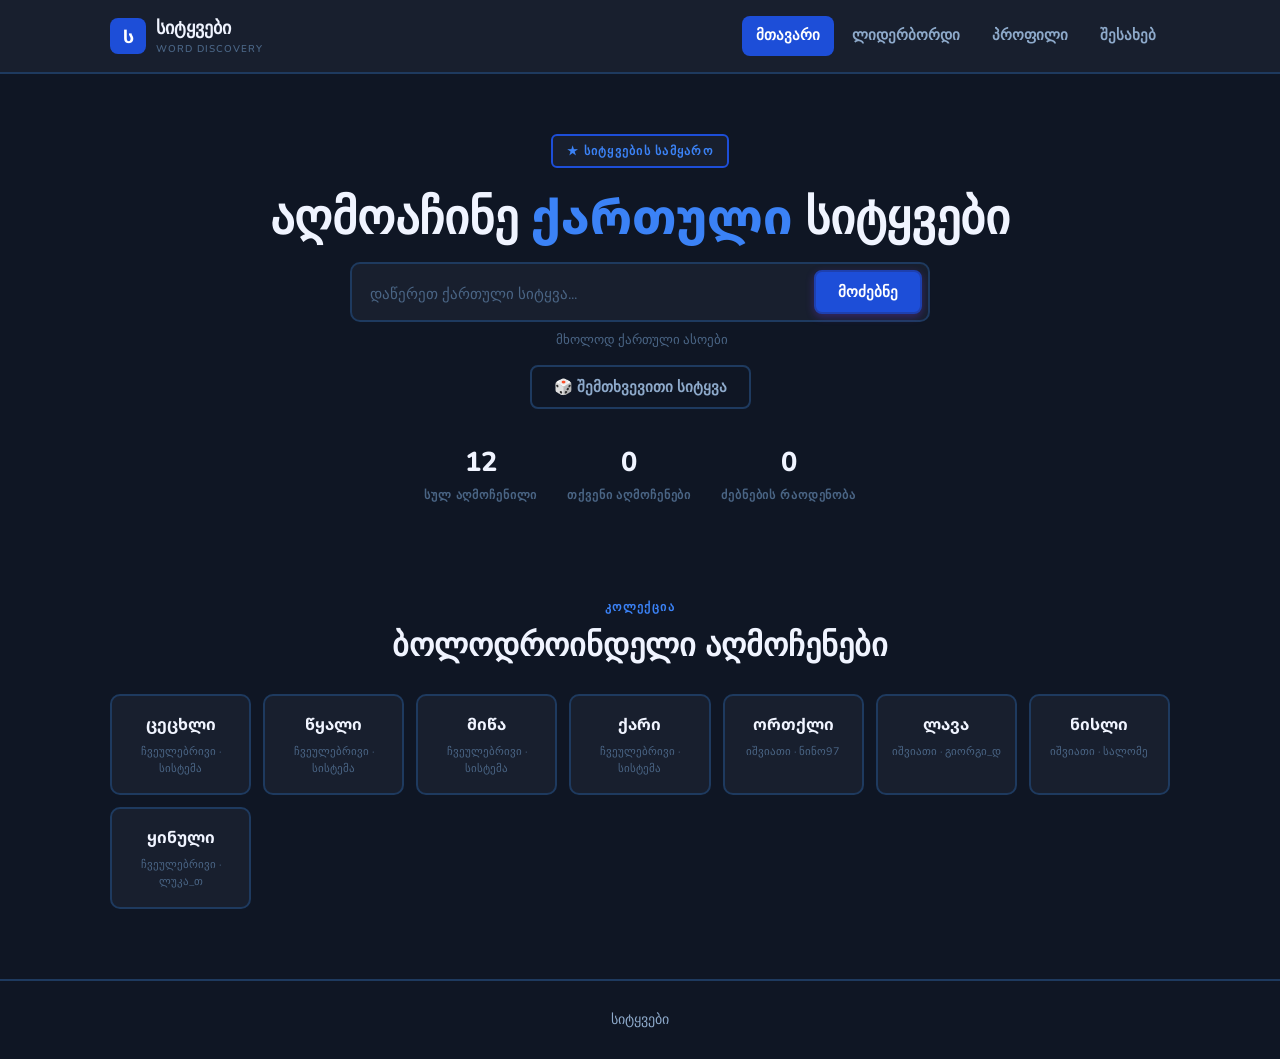
<file: index.html>
<!DOCTYPE html>
<html lang="ka" data-theme="dark">
<head>
<meta charset="UTF-8">
<meta name="viewport" content="width=device-width, initial-scale=1.0">
<title>სიტყვები — ქართული სიტყვების აღმოჩენა</title>
<meta name="description" content="აღმოაჩინე ქართული სიტყვები, შეაგროვე კოლექცია და დაიკავე ადგილი ლიდერბორდზე.">
<link rel="preconnect" href="https://fonts.bunny.net">
<link href="https://fonts.bunny.net/css?family=nunito:400,600,700,800&display=swap" rel="stylesheet">
<link href="https://fonts.googleapis.com/css2?family=Noto+Sans+Georgian:wght@400;600;700&display=swap" rel="stylesheet">
<link rel="stylesheet" href="css/style.css">
<link rel="stylesheet" href="css/responsive.css">
</head>
<body>

<div id="route-progress"></div>

<header class="navbar">
  <div class="navbar-inner">
    <a href="index.html" class="brand">
      <span class="brand-mark ka">ს</span>
      <span>
        სიტყვები
        <span class="brand-sub">word discovery</span>
      </span>
    </a>

    <nav class="nav-links">
      <a href="index.html">მთავარი</a>
      <a href="leaderboard.html">ლიდერბორდი</a>
      <a href="profile.html">პროფილი</a>
      <a href="about.html">შესახებ</a>
    </nav>

    <button class="burger" aria-label="მენიუს გახსნა">
      <span></span><span></span><span></span>
    </button>
  </div>
</header>

<div class="overlay"></div>
<nav class="side-panel">
  <a href="index.html">მთავარი</a>
  <a href="leaderboard.html">ლიდერბორდი</a>
  <a href="profile.html">პროფილი</a>
  <a href="about.html">შესახებ</a>
</nav>

<main>
  <section class="hero container">
    <span class="hero-eyebrow">★ სიტყვების სამყარო</span>
    <h1>აღმოაჩინე <span class="accent-text ka">ქართული</span> სიტყვები</h1>


    <div class="search-shell">
      <form id="search-form">
        <div class="search-box" id="search-box">
          <input
            type="text"
            id="word-input"
            class="ka"
            placeholder="დაწერეთ ქართული სიტყვა..."
            autocomplete="off"
            maxlength="40"
            aria-label="ქართული სიტყვის ძებნა">
          <button type="submit" class="btn btn-primary">მოძებნე</button>
        </div>
      </form>

      <div class="search-hint" id="search-hint">მხოლოდ ქართული ასოები</div>

      <div style="margin-top: 14px;">
        <button id="random-word-btn" class="btn btn-ghost" type="button">🎲 შემთხვევითი სიტყვა</button>
      </div>
    </div>

    <div class="stat-row">
      <div class="stat">
        <div class="num" id="stat-total" data-val="0">0</div>
        <div class="lbl">სულ აღმოჩენილი</div>
      </div>
      <div class="stat">
        <div class="num" id="stat-user" data-val="0">0</div>
        <div class="lbl">თქვენი აღმოჩენები</div>
      </div>
      <div class="stat">
        <div class="num" id="stat-searches" data-val="0">0</div>
        <div class="lbl">ძებნების რაოდენობა</div>
      </div>
    </div>
  </section>

  <section class="container" style="margin-top: 50px; margin-bottom: 70px;">
    <div class="section-head">
      <span class="tag">კოლექცია</span>
      <h2>ბოლოდროინდელი აღმოჩენები</h2>
    </div>

    <div id="recent-loading" class="spinner" style="display: none;"></div>
    <div class="crystal-field" id="recent-list"></div>
  </section>
</main>

<footer class="site-footer">
  <div class="container">
    <p style="margin: 0;">სიტყვები</p>
  </div>
</footer>

<script src="js/common.js"></script>
<script src="js/main.js"></script>
</body>
</html>
</file>
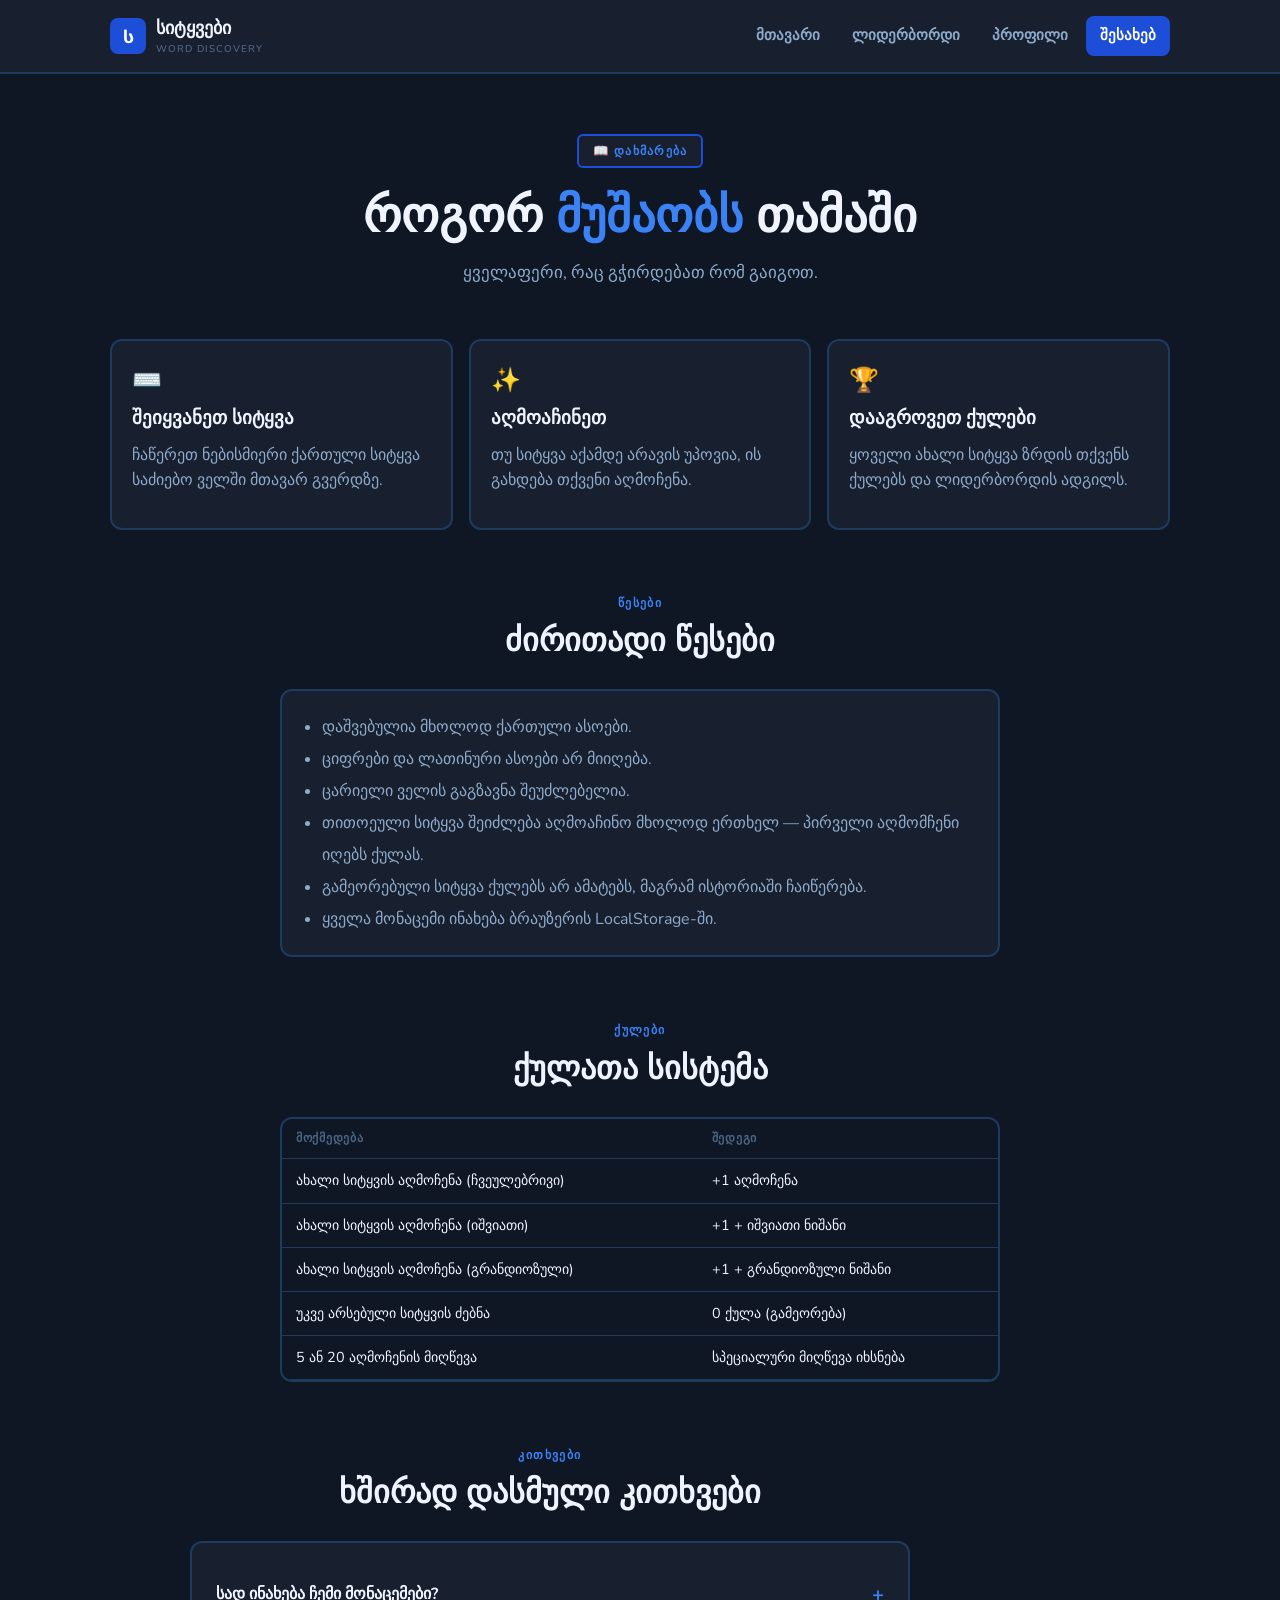
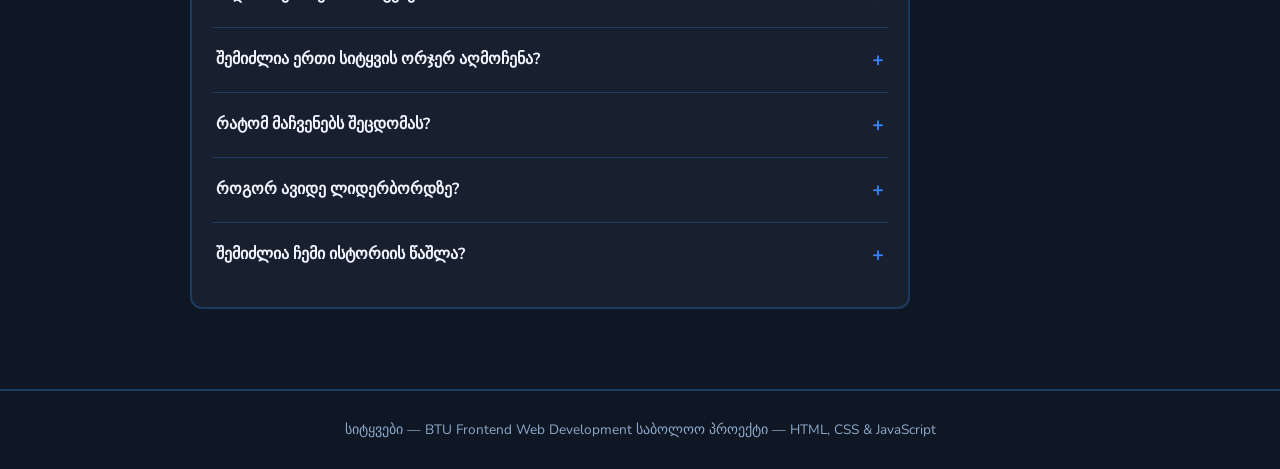
<file: about.html>
<!DOCTYPE html>
<html lang="ka" data-theme="dark">
<head>
<meta charset="UTF-8">
<meta name="viewport" content="width=device-width, initial-scale=1.0">
<title>შესახებ — სიტყვები</title>
<meta name="description" content="გაიგეთ, როგორ მუშაობს თამაში, წესები, ქულები და ხშირი კითხვები.">
<link rel="preconnect" href="https://fonts.bunny.net">
<link href="https://fonts.bunny.net/css?family=nunito:400,600,700,800&display=swap" rel="stylesheet">
<link href="https://fonts.googleapis.com/css2?family=Noto+Sans+Georgian:wght@400;600;700&display=swap" rel="stylesheet">
<link rel="stylesheet" href="css/style.css">
<link rel="stylesheet" href="css/responsive.css">
</head>
<body>

<div id="route-progress"></div>

<header class="navbar">
  <div class="navbar-inner">
    <a href="index.html" class="brand">
      <span class="brand-mark ka">ს</span>
      <span>
        სიტყვები
        <span class="brand-sub">word discovery</span>
      </span>
    </a>

    <nav class="nav-links">
      <a href="index.html">მთავარი</a>
      <a href="leaderboard.html">ლიდერბორდი</a>
      <a href="profile.html">პროფილი</a>
      <a href="about.html">შესახებ</a>
    </nav>

    <button class="burger" aria-label="მენიუს გახსნა">
      <span></span><span></span><span></span>
    </button>
  </div>
</header>

<div class="overlay"></div>
<nav class="side-panel">
  <a href="index.html">მთავარი</a>
  <a href="leaderboard.html">ლიდერბორდი</a>
  <a href="profile.html">პროფილი</a>
  <a href="about.html">შესახებ</a>
</nav>

<main>
  <section class="hero container" style="padding-bottom: 10px;">
    <span class="hero-eyebrow">📖 დახმარება</span>
    <h1>როგორ <span class="accent-text">მუშაობს</span> თამაში</h1>
    <p class="lead">ყველაფერი, რაც გჭირდებათ რომ გაიგოთ.</p>
  </section>

  
  <section class="container" style="margin-top: 10px;">
    <div class="rule-grid">
      <div class="card">
        <div class="icon">⌨️</div>
        <h3>შეიყვანეთ სიტყვა</h3>
        <p>ჩაწერეთ ნებისმიერი ქართული სიტყვა საძიებო ველში მთავარ გვერდზე.</p>
      </div>
      <div class="card">
        <div class="icon">✨</div>
        <h3>აღმოაჩინეთ</h3>
        <p>თუ სიტყვა აქამდე არავის უპოვია, ის გახდება თქვენი აღმოჩენა.</p>
      </div>
      <div class="card">
        <div class="icon">🏆</div>
        <h3>დააგროვეთ ქულები</h3>
        <p>ყოველი ახალი სიტყვა ზრდის თქვენს ქულებს და ლიდერბორდის ადგილს.</p>
      </div>
    </div>
  </section>

  
  <section class="container" style="margin-top: 60px;">
    <div class="section-head">
      <span class="tag">წესები</span>
      <h2>ძირითადი წესები</h2>
    </div>
    <div class="card" style="max-width: 720px; margin: 0 auto;">
      <ul style="margin: 0; padding-left: 20px; color: var(--text-dim); line-height: 2;">
        <li>დაშვებულია მხოლოდ ქართული ასოები.</li>
        <li>ციფრები და ლათინური ასოები არ მიიღება.</li>
        <li>ცარიელი ველის გაგზავნა შეუძლებელია.</li>
        <li>თითოეული სიტყვა შეიძლება აღმოაჩინო მხოლოდ ერთხელ — პირველი აღმომჩენი იღებს ქულას.</li>
        <li>გამეორებული სიტყვა ქულებს არ ამატებს, მაგრამ ისტორიაში ჩაიწერება.</li>
        <li>ყველა მონაცემი ინახება ბრაუზერის LocalStorage-ში.</li>
      </ul>
    </div>
  </section>

  
  <section class="container" style="margin-top: 60px;">
    <div class="section-head">
      <span class="tag">ქულები</span>
      <h2>ქულათა სისტემა</h2>
    </div>
    <div class="table-wrap" style="max-width: 720px; margin: 0 auto;">
      <table class="score-table">
        <thead>
          <tr><th>მოქმედება</th><th>შედეგი</th></tr>
        </thead>
        <tbody>
          <tr><td>ახალი სიტყვის აღმოჩენა (ჩვეულებრივი)</td><td>+1 აღმოჩენა</td></tr>
          <tr><td>ახალი სიტყვის აღმოჩენა (იშვიათი)</td><td>+1 + იშვიათი ნიშანი</td></tr>
          <tr><td>ახალი სიტყვის აღმოჩენა (გრანდიოზული)</td><td>+1 + გრანდიოზული ნიშანი</td></tr>
          <tr><td>უკვე არსებული სიტყვის ძებნა</td><td>0 ქულა (გამეორება)</td></tr>
          <tr><td>5 ან 20 აღმოჩენის მიღწევა</td><td>სპეციალური მიღწევა იხსნება</td></tr>
        </tbody>
      </table>
    </div>
  </section>

 
  <section class="container" style="margin: 60px 0 80px;">
    <div class="section-head">
      <span class="tag">კითხვები</span>
      <h2>ხშირად დასმული კითხვები</h2>
    </div>
    <div class="card" style="max-width: 720px; margin: 0 auto;" id="faq-list">

      <div class="faq-item">
        <div class="faq-q">
          <span>სად ინახება ჩემი მონაცემები?</span>
          <span class="plus">+</span>
        </div>
        <div class="faq-a">
          <p>ყველა მონაცემი — სტატისტიკა, ისტორია, თემა და მიღწევები — ინახება თქვენი ბრაუზერის LocalStorage-ში და ავტომატურად აღდგება გვერდის განახლების შემდეგ.</p>
        </div>
      </div>

      <div class="faq-item">
        <div class="faq-q">
          <span>შემიძლია ერთი სიტყვის ორჯერ აღმოჩენა?</span>
          <span class="plus">+</span>
        </div>
        <div class="faq-a">
          <p>არა. სიტყვის პირველი აღმომჩენი იღებს ქულას. შემდეგი ცდები აღინიშნება, როგორც „უკვე არსებული" სიტყვა.</p>
        </div>
      </div>

      <div class="faq-item">
        <div class="faq-q">
          <span>რატომ მაჩვენებს შეცდომას?</span>
          <span class="plus">+</span>
        </div>
        <div class="faq-a">
          <p>დარწმუნდით, რომ იყენებთ მხოლოდ ქართულ ასოებს, ციფრებისა და ლათინური ასოების გარეშე.</p>
        </div>
      </div>

      <div class="faq-item">
        <div class="faq-q">
          <span>როგორ ავიდე ლიდერბორდზე?</span>
          <span class="plus">+</span>
        </div>
        <div class="faq-a">
          <p>რაც მეტ უნიკალურ სიტყვას აღმოაჩენთ, მით უფრო მაღლა ადიხართ. გამეორებები რანჟირებაზე გავლენას არ ახდენს.</p>
        </div>
      </div>

      <div class="faq-item">
        <div class="faq-q">
          <span>შემიძლია ჩემი ისტორიის წაშლა?</span>
          <span class="plus">+</span>
        </div>
        <div class="faq-a">
          <p>დიახ — პროფილის გვერდზე არის „ისტორიის გასუფთავება" ღილაკი, რომელიც სამუდამოდ შლის თქვენს ლოკალურ სტატისტიკას.</p>
        </div>
      </div>

    </div>
  </section>
</main>

<footer class="site-footer">
  <div class="container">
    <p style="margin: 0;">სიტყვები &mdash; BTU Frontend Web Development საბოლოო პროექტი &mdash; HTML, CSS &amp; JavaScript</p>
  </div>
</footer>

<script src="js/common.js"></script>
<script src="js/about.js"></script>
</body>
</html>
</file>
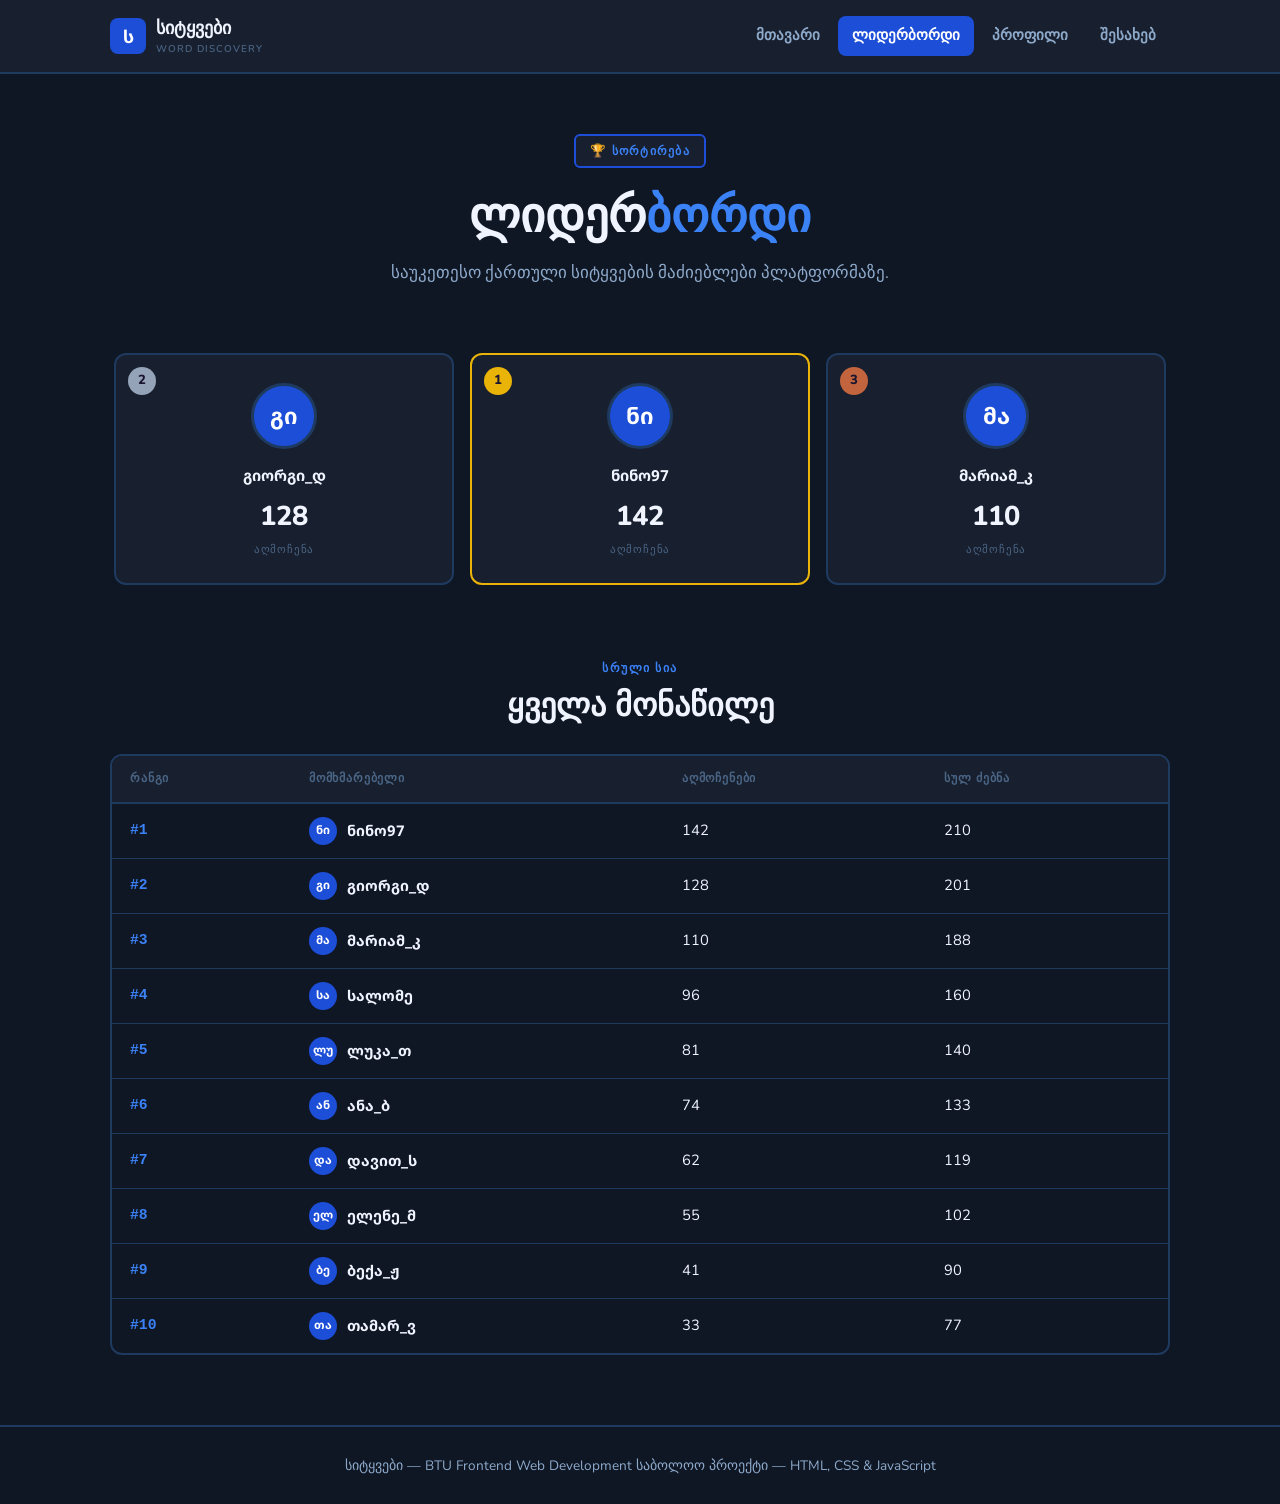
<file: leaderboard.html>
<!DOCTYPE html>
<html lang="ka" data-theme="dark">
<head>
<meta charset="UTF-8">
<meta name="viewport" content="width=device-width, initial-scale=1.0">
<title>ლიდერბორდი — სიტყვები</title>
<meta name="description" content="ნახეთ საუკეთესო ქართული სიტყვების მაძიებლები.">
<link rel="preconnect" href="https://fonts.bunny.net">
<link href="https://fonts.bunny.net/css?family=nunito:400,600,700,800&display=swap" rel="stylesheet">
<link href="https://fonts.googleapis.com/css2?family=Noto+Sans+Georgian:wght@400;600;700&display=swap" rel="stylesheet">
<link rel="stylesheet" href="css/style.css">
<link rel="stylesheet" href="css/responsive.css">
</head>
<body>

<div id="route-progress"></div>

<header class="navbar">
  <div class="navbar-inner">
    <a href="index.html" class="brand">
      <span class="brand-mark ka">ს</span>
      <span>
        სიტყვები
        <span class="brand-sub">word discovery</span>
      </span>
    </a>

    <nav class="nav-links">
      <a href="index.html">მთავარი</a>
      <a href="leaderboard.html">ლიდერბორდი</a>
      <a href="profile.html">პროფილი</a>
      <a href="about.html">შესახებ</a>
    </nav>

    <button class="burger" aria-label="მენიუს გახსნა">
      <span></span><span></span><span></span>
    </button>
  </div>
</header>

<div class="overlay"></div>
<nav class="side-panel">
  <a href="index.html">მთავარი</a>
  <a href="leaderboard.html">ლიდერბორდი</a>
  <a href="profile.html">პროფილი</a>
  <a href="about.html">შესახებ</a>
</nav>

<main>
  <section class="hero container" style="padding-bottom: 10px;">
    <span class="hero-eyebrow">🏆 სორტირება</span>
    <h1>ლიდერ<span class="accent-text">ბორდი</span></h1>
    <p class="lead">საუკეთესო ქართული სიტყვების მაძიებლები პლატფორმაზე.</p>
  </section>

  <section class="container" style="margin-top: 16px;">
    <div id="podium-loading" class="spinner"></div>
    <div class="podium" id="podium" style="display: none;"></div>
  </section>

  <section class="container" style="margin-top: 50px; margin-bottom: 70px;">
    <div class="section-head">
      <span class="tag">სრული სია</span>
      <h2>ყველა მონაწილე</h2>
    </div>

    <div id="table-loading" class="spinner"></div>

    <div class="table-wrap" id="table-wrap" style="display: none;">
      <table class="lb-table">
        <thead>
          <tr>
            <th>რანგი</th>
            <th>მომხმარებელი</th>
            <th>აღმოჩენები</th>
            <th>სულ ძებნა</th>
          </tr>
        </thead>
        <tbody id="lb-tbody"></tbody>
      </table>
    </div>

    <div id="table-empty" class="empty-state" style="display: none;">
      <div class="glyph">📊</div>
      <p>მონაცემები ვერ ჩაიტვირთა. სცადეთ გვერდის განახლება.</p>
    </div>
  </section>
</main>

<footer class="site-footer">
  <div class="container">
    <p style="margin: 0;">სიტყვები &mdash; BTU Frontend Web Development საბოლოო პროექტი &mdash; HTML, CSS &amp; JavaScript</p>
  </div>
</footer>

<script src="js/common.js"></script>
<script src="js/leaderboard.js"></script>
</body>
</html>
</file>
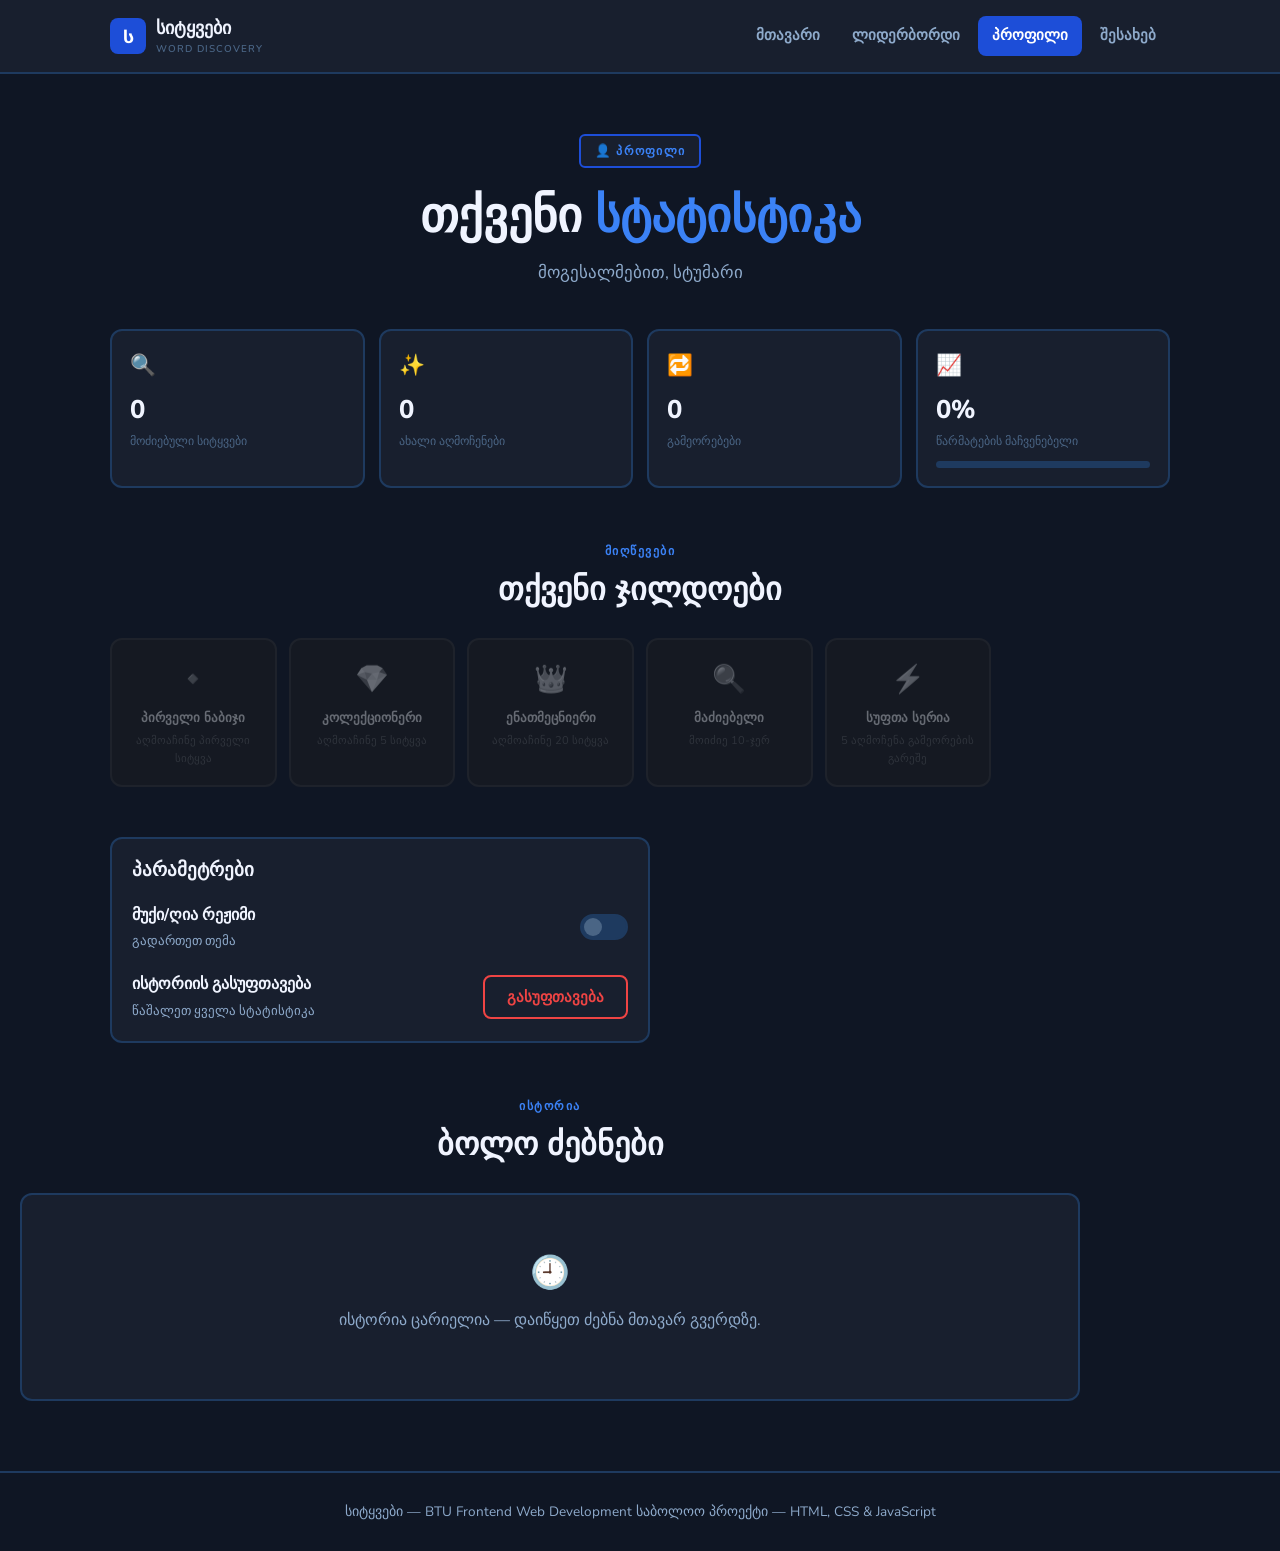
<file: profile.html>
<!DOCTYPE html>
<html lang="ka" data-theme="dark">
<head>
<meta charset="UTF-8">
<meta name="viewport" content="width=device-width, initial-scale=1.0">
<title>პროფილი — სიტყვები</title>
<meta name="description" content="თქვენი სტატისტიკა, მიღწევები და ძებნის ისტორია.">
<link rel="preconnect" href="https://fonts.bunny.net">
<link href="https://fonts.bunny.net/css?family=nunito:400,600,700,800&display=swap" rel="stylesheet">
<link href="https://fonts.googleapis.com/css2?family=Noto+Sans+Georgian:wght@400;600;700&display=swap" rel="stylesheet">
<link rel="stylesheet" href="css/style.css">
<link rel="stylesheet" href="css/responsive.css">
</head>
<body>

<div id="route-progress"></div>

<header class="navbar">
  <div class="navbar-inner">
    <a href="index.html" class="brand">
      <span class="brand-mark ka">ს</span>
      <span>
        სიტყვები
        <span class="brand-sub">word discovery</span>
      </span>
    </a>

    <nav class="nav-links">
      <a href="index.html">მთავარი</a>
      <a href="leaderboard.html">ლიდერბორდი</a>
      <a href="profile.html">პროფილი</a>
      <a href="about.html">შესახებ</a>
    </nav>

    <button class="burger" aria-label="მენიუს გახსნა">
      <span></span><span></span><span></span>
    </button>
  </div>
</header>

<div class="overlay"></div>
<nav class="side-panel">
  <a href="index.html">მთავარი</a>
  <a href="leaderboard.html">ლიდერბორდი</a>
  <a href="profile.html">პროფილი</a>
  <a href="about.html">შესახებ</a>
</nav>

<main>
  <section class="hero container" style="padding-bottom: 10px;">
    <span class="hero-eyebrow">👤 პროფილი</span>
    <h1>თქვენი <span class="accent-text">სტატისტიკა</span></h1>
    <p class="lead" id="profile-username">მოგესალმებით!</p>
  </section>

  
  <section class="container">
    <div class="stat-grid">
      <div class="card stat-card">
        <div class="icon">🔍</div>
        <div class="value" id="p-searched" data-val="0">0</div>
        <div class="label">მოძიებული სიტყვები</div>
      </div>
      <div class="card stat-card">
        <div class="icon">✨</div>
        <div class="value" id="p-discoveries" data-val="0">0</div>
        <div class="label">ახალი აღმოჩენები</div>
      </div>
      <div class="card stat-card">
        <div class="icon">🔁</div>
        <div class="value" id="p-duplicates" data-val="0">0</div>
        <div class="label">გამეორებები</div>
      </div>
      <div class="card stat-card">
        <div class="icon">📈</div>
        <div class="value" id="p-success">0%</div>
        <div class="label">წარმატების მაჩვენებელი</div>
        <div class="progress-bar">
          <span id="p-success-bar" style="width: 0%;"></span>
        </div>
      </div>
    </div>
  </section>

  
  <section class="container" style="margin-top: 50px;">
    <div class="section-head">
      <span class="tag">მიღწევები</span>
      <h2>თქვენი ჯილდოები</h2>
    </div>
    <div class="achv-grid" id="achv-grid"></div>
  </section>

  
  <section class="container" style="margin-top: 50px;">
    <div class="card" style="max-width: 540px;">
      <h3 style="margin-bottom: 20px;">პარამეტრები</h3>

      <div class="row-flex wrap-mobile" style="justify-content: space-between; margin-bottom: 20px;">
        <div>
          <strong>მუქი/ღია რეჟიმი</strong>
          <p style="margin: 2px 0 0; font-size: 0.84rem;">გადართეთ თემა</p>
        </div>
        <button class="toggle" id="theme-toggle" aria-label="თემის გადართვა">
          <span class="knob"></span>
        </button>
      </div>

      <div class="row-flex wrap-mobile" style="justify-content: space-between;">
        <div>
          <strong>ისტორიის გასუფთავება</strong>
          <p style="margin: 2px 0 0; font-size: 0.84rem;">წაშალეთ ყველა სტატისტიკა</p>
        </div>
        <button class="btn btn-danger" id="clear-history-btn">გასუფთავება</button>
      </div>
    </div>
  </section>

  
  <section class="container" style="margin: 50px 0 70px;">
    <div class="section-head">
      <span class="tag">ისტორია</span>
      <h2>ბოლო ძებნები</h2>
    </div>
    <div class="card" style="padding: 8px 20px;">
      <div class="history-list" id="history-list"></div>
    </div>
  </section>
</main>

<footer class="site-footer">
  <div class="container">
    <p style="margin: 0;">სიტყვები &mdash; BTU Frontend Web Development საბოლოო პროექტი &mdash; HTML, CSS &amp; JavaScript</p>
  </div>
</footer>

<script src="js/common.js"></script>
<script src="js/profile.js"></script>
</body>
</html>
</file>
<file: css/style.css>
@import url('https://fonts.bunny.net/css?family=nunito:400,600,700,800&display=swap');

:root {
  --main-bg: #0f1624;
  --card-bg: #181f2e;
  --border-col: #1e3a5f;
  --purple: #1d4ed8;
  --purple-light: #3b82f6;
  --purple-dark: #1e40af;
  --text: #f0f4ff;
  --text-dim: #8eaacb;
  --text-mute: #4a6585;
  --success: #22c55e;
  --danger: #ef4444;
  --info: #3b82f6;
  --gold: #eab308;
  --silver: #94a3b8;
  --bronze: #c2643d;
}

[data-theme="light"] {
  --main-bg: #f5f4fb;
  --card-bg: #ffffff;
  --border-col: #bfd3ea;
  --text: #0a1a2e;
  --text-dim: #2a4a6e;
  --text-mute: #5a7a9a;
}

* {
  box-sizing: border-box;
  margin: 0;
  padding: 0;
}

html {
  scroll-behavior: smooth;
}

body {
  background-color: var(--main-bg);
  color: var(--text);
  font-family: 'Nunito', 'Segoe UI', Tahoma, sans-serif;
  font-size: 16px;
  line-height: 1.6;
  min-height: 100vh;
  transition: background-color 0.3s, color 0.3s;
}

img {
  max-width: 100%;
}

a {
  color: var(--purple-light);
  text-decoration: none;
}

a:hover {
  text-decoration: underline;
}

h1, h2, h3, h4 {
  font-weight: 800;
  line-height: 1.25;
  margin-bottom: 12px;
}

p {
  color: var(--text-dim);
  margin-bottom: 14px;
}

.ka {
  font-family: 'Noto Sans Georgian', 'Nunito', sans-serif;
}

.container {
  max-width: 1100px;
  margin: 0 auto;
  padding: 0 20px;
}


#route-progress {
  position: fixed;
  top: 0;
  left: 0;
  height: 3px;
  width: 0%;
  background-color: var(--purple);
  z-index: 9999;
  transition: width 0.2s, opacity 0.4s;
}

.navbar {
  background-color: var(--card-bg);
  border-bottom: 2px solid var(--border-col);
  position: sticky;
  top: 0;
  z-index: 500;
}

.navbar-inner {
  display: flex;
  align-items: center;
  justify-content: space-between;
  padding: 14px 20px;
  max-width: 1100px;
  margin: 0 auto;
}

.brand {
  display: flex;
  align-items: center;
  gap: 10px;
  text-decoration: none;
  color: var(--text);
  font-weight: 800;
  font-size: 1.1rem;
}

.brand-mark {
  width: 36px;
  height: 36px;
  background-color: var(--purple);
  border-radius: 8px;
  display: flex;
  align-items: center;
  justify-content: center;
  font-size: 1.1rem;
  color: #fff;
  font-weight: 700;
  font-family: 'Noto Sans Georgian', sans-serif;
}

.brand-mark:hover {
  background-color: var(--purple-light);
}

.brand-sub {
  display: block;
  font-size: 0.62rem;
  font-weight: 600;
  color: var(--text-mute);
  text-transform: uppercase;
  letter-spacing: 0.1em;
}

.nav-links {
  display: flex;
  align-items: center;
  gap: 4px;
}

.nav-links a {
  padding: 8px 14px;
  border-radius: 8px;
  font-size: 0.92rem;
  font-weight: 600;
  color: var(--text-dim);
  text-decoration: none;
  transition: background-color 0.2s, color 0.2s;
}

.nav-links a:hover {
  background-color: var(--border-col);
  color: var(--text);
  text-decoration: none;
}

.nav-links a.active {
  background-color: var(--purple);
  color: #fff;
}

.burger {
  display: none;
  flex-direction: column;
  justify-content: center;
  align-items: center;
  gap: 5px;
  width: 40px;
  height: 40px;
  background: var(--card-bg);
  border: 2px solid var(--border-col);
  border-radius: 8px;
  cursor: pointer;
  padding: 0;
}

.burger span {
  display: block;
  width: 18px;
  height: 2px;
  background-color: var(--text);
  border-radius: 2px;
  transition: transform 0.3s, opacity 0.3s;
}

.burger.open span:nth-child(1) { transform: translateY(7px) rotate(45deg); }
.burger.open span:nth-child(2) { opacity: 0; }
.burger.open span:nth-child(3) { transform: translateY(-7px) rotate(-45deg); }


.side-panel {
  position: fixed;
  top: 0;
  right: 0;
  height: 100%;
  width: 260px;
  background-color: var(--card-bg);
  border-left: 2px solid var(--border-col);
  padding: 80px 20px 20px;
  display: flex;
  flex-direction: column;
  gap: 4px;
  transform: translateX(100%);
  transition: transform 0.35s ease;
  z-index: 900;
}

.side-panel.open {
  transform: translateX(0);
}

.side-panel a {
  padding: 12px 14px;
  border-radius: 8px;
  color: var(--text-dim);
  font-weight: 600;
  font-size: 1rem;
  text-decoration: none;
  border-bottom: 1px solid var(--border-col);
  transition: background-color 0.2s;
}

.side-panel a:last-child {
  border-bottom: none;
}

.side-panel a:hover,
.side-panel a.active {
  background-color: var(--border-col);
  color: var(--purple-light);
  text-decoration: none;
}

.overlay {
  position: fixed;
  inset: 0;
  background: rgba(0, 0, 0, 0.5);
  z-index: 800;
  opacity: 0;
  pointer-events: none;
  transition: opacity 0.3s;
}

.overlay.show {
  opacity: 1;
  pointer-events: auto;
}

.btn {
  display: inline-flex;
  align-items: center;
  justify-content: center;
  gap: 6px;
  padding: 10px 22px;
  border-radius: 8px;
  border: 2px solid transparent;
  font-family: 'Nunito', sans-serif;
  font-weight: 700;
  font-size: 0.95rem;
  cursor: pointer;
  transition: background-color 0.2s, transform 0.15s, box-shadow 0.2s;
  text-decoration: none;
}

.btn:active {
  transform: scale(0.97);
}

.btn-primary {
  background-color: var(--purple);
  color: #fff;
  border-color: var(--purple-dark);
  box-shadow: 0 3px 8px rgba(124, 58, 237, 0.3);
}

.btn-primary:hover {
  background-color: var(--purple-light);
  box-shadow: 0 4px 14px rgba(124, 58, 237, 0.45);
}

.btn-ghost {
  background-color: transparent;
  color: var(--text-dim);
  border-color: var(--border-col);
}

.btn-ghost:hover {
  background-color: var(--border-col);
  color: var(--text);
}

.btn-danger {
  background-color: transparent;
  color: var(--danger);
  border-color: var(--danger);
}

.btn-danger:hover {
  background-color: rgba(239, 68, 68, 0.1);
}
.card {
  background-color: var(--card-bg);
  border: 2px solid var(--border-col);
  border-radius: 12px;
  padding: 20px;
  transition: border-color 0.2s, box-shadow 0.2s;
}

.card:hover {
  border-color: var(--purple);
  box-shadow: 0 4px 16px rgba(124, 58, 237, 0.12);
}

.hero {
  padding: 60px 0 40px;
  text-align: center;
}

.hero-eyebrow {
  display: inline-block;
  background-color: var(--card-bg);
  border: 2px solid var(--purple);
  color: var(--purple-light);
  font-size: 0.78rem;
  font-weight: 700;
  text-transform: uppercase;
  letter-spacing: 0.1em;
  padding: 5px 14px;
  border-radius: 6px;
  margin-bottom: 18px;
}

.hero h1 {
  font-size: clamp(2rem, 5vw, 3rem);
  color: var(--text);
  margin-bottom: 14px;
}

.accent-text {
  color: var(--purple-light);
}

.hero .lead {
  font-size: 1.05rem;
  max-width: 520px;
  margin: 0 auto 32px;
}

.stat-row {
  display: flex;
  gap: 30px;
  justify-content: center;
  flex-wrap: wrap;
  margin-top: 32px;
}

.stat-row .stat {
  text-align: center;
}

.stat-row .num {
  font-size: 1.7rem;
  font-weight: 800;
  color: var(--text);
}

.stat-row .lbl {
  font-size: 0.78rem;
  color: var(--text-mute);
  text-transform: uppercase;
  letter-spacing: 0.07em;
  font-weight: 600;
}

.search-shell {
  max-width: 580px;
  margin: 0 auto;
}

.search-box {
  display: flex;
  align-items: center;
  gap: 8px;
  background-color: var(--card-bg);
  border: 2px solid var(--border-col);
  border-radius: 10px;
  padding: 6px 6px 6px 18px;
  transition: border-color 0.3s, box-shadow 0.3s;
}

.search-box:focus-within {
  border-color: var(--purple);
}

.search-box.glow {
  border-color: var(--purple-light);
  box-shadow: 0 0 0 3px rgba(124, 58, 237, 0.2);
}

.search-box.shake {
  animation: shake 0.4s;
}

@keyframes shake {
  0%, 100% { transform: translateX(0); }
  20%       { transform: translateX(-7px); }
  40%       { transform: translateX(6px); }
  60%       { transform: translateX(-4px); }
  80%       { transform: translateX(3px); }
}

.search-box input {
  flex: 1;
  background: transparent;
  border: none;
  outline: none;
  color: var(--text);
  font-size: 1.15rem;
  font-family: 'Noto Sans Georgian', 'Nunito', sans-serif;
  padding: 8px 0;
}

.search-box input::placeholder {
  color: var(--text-mute);
  font-family: 'Nunito', sans-serif;
  font-size: 0.95rem;
}

.search-hint {
  margin-top: 8px;
  font-size: 0.82rem;
  color: var(--text-mute);
  padding-left: 4px;
}

.search-hint .err {
  color: var(--danger);
  font-weight: 700;
}

.crystal-field {
  display: grid;
  grid-template-columns: repeat(auto-fill, minmax(140px, 1fr));
  gap: 12px;
  margin-top: 16px;
}

.crystal {
  background-color: var(--card-bg);
  border: 2px solid var(--border-col);
  border-radius: 10px;
  padding: 16px 12px;
  text-align: center;
  transition: border-color 0.2s, transform 0.2s;
}

.crystal:hover {
  border-color: var(--purple);
  transform: translateY(-2px);
}

.crystal .word {
  font-family: 'Noto Sans Georgian', sans-serif;
  font-size: 1rem;
  font-weight: 700;
  color: var(--text);
}

.crystal .meta {
  font-size: 0.68rem;
  color: var(--text-mute);
  margin-top: 5px;
}

.crystal.new-pop {
  animation: popIn 0.5s ease;
}

@keyframes popIn {
  0%  { transform: scale(0.5); opacity: 0; }
  70% { transform: scale(1.06); opacity: 1; }
  100%{ transform: scale(1); }
}

.shard-burst {
  position: fixed;
  inset: 0;
  pointer-events: none;
  z-index: 4000;
}

.shard {
  position: absolute;
  width: 8px;
  height: 8px;
  background-color: var(--purple);
  border-radius: 2px;
  opacity: 0;
}

#toast-stack {
  position: fixed;
  bottom: 20px;
  right: 20px;
  display: flex;
  flex-direction: column;
  gap: 8px;
  z-index: 5000;
  width: min(90vw, 320px);
}

.toast {
  display: flex;
  align-items: flex-start;
  gap: 10px;
  padding: 12px 16px;
  border-radius: 10px;
  background-color: var(--card-bg);
  border: 2px solid var(--border-col);
  box-shadow: 0 6px 20px rgba(0, 0, 0, 0.3);
  transform: translateX(110%);
  opacity: 0;
  transition: transform 0.35s ease, opacity 0.35s;
}

.toast.show {
  transform: translateX(0);
  opacity: 1;
}

.toast.success { border-left: 4px solid var(--success); }
.toast.error   { border-left: 4px solid var(--danger); }
.toast.info    { border-left: 4px solid var(--info); }

.toast .ico { font-size: 1.1rem; line-height: 1.4; }
.toast .body strong { display: block; font-size: 0.87rem; color: var(--text); }
.toast .body span   { font-size: 0.78rem; color: var(--text-dim); }

.spinner {
  width: 32px;
  height: 32px;
  border-radius: 50%;
  border: 3px solid var(--border-col);
  border-top-color: var(--purple);
  animation: spin 0.8s linear infinite;
  margin: 28px auto;
}

@keyframes spin { to { transform: rotate(360deg); } }

.empty-state {
  text-align: center;
  padding: 44px 20px;
  color: var(--text-mute);
}

.empty-state .glyph {
  font-size: 2rem;
  margin-bottom: 10px;
}


.section-head {
  text-align: center;
  margin-bottom: 28px;
}

.section-head .tag {
  color: var(--purple-light);
  font-size: 0.76rem;
  text-transform: uppercase;
  letter-spacing: 0.12em;
  font-weight: 700;
}

.section-head h2 {
  font-size: clamp(1.5rem, 3vw, 2rem);
  margin-top: 6px;
  color: var(--text);
}

.site-footer {
  margin-top: 70px;
  padding: 28px 0;
  border-top: 2px solid var(--border-col);
  text-align: center;
  color: var(--text-mute);
  font-size: 0.85rem;
}


.podium {
  display: flex;
  gap: 16px;
  overflow-x: auto;
  padding: 8px 4px 20px;
  scroll-snap-type: x mandatory;
}

.podium::-webkit-scrollbar { height: 5px; }
.podium::-webkit-scrollbar-thumb { background: var(--border-col); border-radius: 3px; }

.player-card {
  scroll-snap-align: center;
  min-width: 200px;
  flex: 1;
  background-color: var(--card-bg);
  border: 2px solid var(--border-col);
  border-radius: 12px;
  padding: 24px 18px;
  text-align: center;
  position: relative;
}

.player-card.rank-1 {
  border-color: var(--gold);
  order: 2;
}

.player-card.rank-2 { order: 1; }
.player-card.rank-3 { order: 3; }

.rank-badge {
  position: absolute;
  top: 12px;
  left: 12px;
  width: 28px;
  height: 28px;
  border-radius: 50%;
  display: flex;
  align-items: center;
  justify-content: center;
  font-weight: 800;
  font-size: 0.82rem;
  color: #1a1430;
}

.rank-badge.gold   { background-color: var(--gold); }
.rank-badge.silver { background-color: var(--silver); }
.rank-badge.bronze { background-color: var(--bronze); }

.avatar {
  width: 66px;
  height: 66px;
  border-radius: 50%;
  background-color: var(--purple);
  display: flex;
  align-items: center;
  justify-content: center;
  margin: 4px auto 14px;
  font-family: 'Noto Sans Georgian', sans-serif;
  font-size: 1.4rem;
  font-weight: 700;
  color: #fff;
  border: 3px solid var(--border-col);
}

.player-card .uname  { font-weight: 700; font-size: 0.95rem; }
.player-card .pscore { font-size: 1.7rem; font-weight: 800; margin: 8px 0 2px; color: var(--text); }
.player-card .plabel { font-size: 0.7rem; color: var(--text-mute); text-transform: uppercase; letter-spacing: 0.07em; }

.table-wrap {
  overflow-x: auto;
  border: 2px solid var(--border-col);
  border-radius: 12px;
}

table.lb-table {
  width: 100%;
  border-collapse: collapse;
  min-width: 480px;
}

table.lb-table th,
table.lb-table td {
  padding: 13px 18px;
  text-align: left;
  font-size: 0.92rem;
}

table.lb-table thead {
  background-color: var(--card-bg);
  border-bottom: 2px solid var(--border-col);
}

table.lb-table th {
  font-size: 0.76rem;
  text-transform: uppercase;
  letter-spacing: 0.07em;
  color: var(--text-mute);
  font-weight: 700;
}

table.lb-table tbody tr {
  border-top: 1px solid var(--border-col);
  transition: background-color 0.15s;
}

table.lb-table tbody tr:hover { background-color: var(--card-bg); }

table.lb-table .rank-cell {
  font-family: 'Courier New', monospace;
  color: var(--purple-light);
  font-weight: 700;
}

table.lb-table .user-cell {
  display: flex;
  align-items: center;
  gap: 10px;
  font-weight: 700;
}

.mini-avatar {
  width: 28px;
  height: 28px;
  border-radius: 50%;
  background-color: var(--purple);
  display: flex;
  align-items: center;
  justify-content: center;
  font-size: 0.72rem;
  font-weight: 700;
  color: #fff;
  flex-shrink: 0;
  font-family: 'Noto Sans Georgian', sans-serif;
}

.stat-grid {
  display: grid;
  grid-template-columns: repeat(4, 1fr);
  gap: 14px;
}

.stat-card {
  background-color: var(--card-bg);
  border: 2px solid var(--border-col);
  border-radius: 12px;
  padding: 18px;
  transition: border-color 0.2s;
}

.stat-card:hover { border-color: var(--purple); }

.stat-card .icon  { font-size: 1.3rem; margin-bottom: 8px; }
.stat-card .value { font-size: 1.6rem; font-weight: 800; color: var(--text); }
.stat-card .label { font-size: 0.78rem; color: var(--text-mute); }

.progress-bar {
  height: 7px;
  border-radius: 6px;
  background-color: var(--border-col);
  overflow: hidden;
  margin-top: 10px;
}

.progress-bar > span {
  display: block;
  height: 100%;
  background-color: var(--purple);
  border-radius: 6px;
  transition: width 0.6s ease;
}

.achv-grid {
  display: grid;
  grid-template-columns: repeat(auto-fill, minmax(155px, 1fr));
  gap: 12px;
}

.achv {
  background-color: var(--card-bg);
  border: 2px solid var(--border-col);
  border-radius: 12px;
  padding: 18px 12px;
  text-align: center;
  opacity: 0.38;
  filter: grayscale(1);
  transition: opacity 0.3s, filter 0.3s, border-color 0.2s;
}

.achv.unlocked {
  opacity: 1;
  filter: none;
  border-color: var(--purple);
}

.achv .glyph { font-size: 1.7rem; }
.achv .name  { font-weight: 700; font-size: 0.84rem; margin-top: 6px; color: var(--text); }
.achv .desc  { font-size: 0.7rem; color: var(--text-mute); margin-top: 3px; }


.history-list { display: flex; flex-direction: column; }

.history-row {
  display: flex;
  justify-content: space-between;
  align-items: center;
  padding: 11px 4px;
  border-bottom: 1px solid var(--border-col);
  font-size: 0.9rem;
}

.history-row:last-child { border-bottom: none; }
.history-row .h-word    { font-family: 'Noto Sans Georgian', sans-serif; font-weight: 700; color: var(--text); }

.h-tag {
  font-size: 0.7rem;
  padding: 3px 9px;
  border-radius: 6px;
  font-weight: 700;
}

.h-tag.new { background-color: rgba(34, 197, 94, 0.15); color: var(--success); }
.h-tag.dup { background-color: rgba(239, 68, 68, 0.15); color: var(--danger); }


.row-flex {
  display: flex;
  gap: 14px;
  align-items: center;
}


.toggle {
  width: 48px;
  height: 26px;
  border-radius: 999px;
  background-color: var(--border-col);
  border: 2px solid var(--border-col);
  position: relative;
  cursor: pointer;
  flex-shrink: 0;
  transition: background-color 0.3s;
}

.toggle .knob {
  position: absolute;
  top: 2px;
  left: 2px;
  width: 18px;
  height: 18px;
  border-radius: 50%;
  background-color: var(--text-mute);
  transition: left 0.3s, background-color 0.3s;
}

.toggle.on {
  background-color: var(--purple);
  border-color: var(--purple-dark);
}

.toggle.on .knob {
  left: 24px;
  background-color: #fff;
}

.faq-item {
  border-bottom: 1px solid var(--border-col);
}

.faq-item:last-child { border-bottom: none; }

.faq-q {
  display: flex;
  justify-content: space-between;
  align-items: center;
  padding: 16px 4px;
  cursor: pointer;
  font-weight: 700;
  color: var(--text);
  user-select: none;
}

.faq-q .plus {
  font-size: 1.25rem;
  color: var(--purple-light);
  transition: transform 0.3s;
  flex-shrink: 0;
  margin-left: 12px;
}

.faq-item.open .plus { transform: rotate(45deg); }

.faq-a {
  max-height: 0;
  overflow: hidden;
  transition: max-height 0.35s ease;
  padding: 0 4px;
}

.faq-a p { padding-bottom: 16px; }

.rule-grid {
  display: grid;
  grid-template-columns: repeat(3, 1fr);
  gap: 16px;
}

.rule-grid .card .icon {
  font-size: 1.5rem;
  margin-bottom: 8px;
}

.score-table {
  width: 100%;
  border-collapse: collapse;
}

.score-table td,
.score-table th {
  padding: 10px 14px;
  border-bottom: 1px solid var(--border-col);
  font-size: 0.9rem;
}

.score-table th {
  color: var(--text-mute);
  text-align: left;
  font-size: 0.76rem;
  text-transform: uppercase;
  letter-spacing: 0.06em;
  font-weight: 700;
}

:focus-visible {
  outline: 2px solid var(--purple-light);
  outline-offset: 3px;
  border-radius: 5px;
}
</file>
<file: css/responsive.css>
@media (max-width: 980px) {
  .stat-grid {
    grid-template-columns: repeat(2, 1fr);
  }

  .rule-grid {
    grid-template-columns: repeat(2, 1fr);
  }

  .player-card.rank-1 {
    transform: none;
  }
}

@media (max-width: 760px) {
  .nav-links {
    display: none;
  }

  .burger {
    display: flex;
  }

  .hero {
    padding: 44px 0 24px;
  }

  .hero h1 {
    font-size: clamp(1.7rem, 7vw, 2.2rem);
  }

  .stat-row {
    gap: 20px;
  }

  .search-box {
    padding: 5px 5px 5px 14px;
  }

  .search-box input {
    font-size: 1rem;
  }

  .search-box .btn {
    padding: 9px 14px;
    font-size: 0.88rem;
  }

  .crystal-field {
    grid-template-columns: repeat(auto-fill, minmax(120px, 1fr));
  }

  .podium {
    flex-wrap: nowrap;
  }

  .player-card {
    min-width: 74%;
  }

  .player-card.rank-1,
  .player-card.rank-2,
  .player-card.rank-3 {
    order: initial;
  }

  .stat-grid {
    grid-template-columns: 1fr 1fr;
  }

  .rule-grid {
    grid-template-columns: 1fr;
  }

  .row-flex.wrap-mobile {
    flex-direction: column;
    align-items: flex-start;
    gap: 10px;
  }

  #toast-stack {
    right: 10px;
    left: 10px;
    bottom: 12px;
    width: auto;
  }
}

@media (max-width: 460px) {
  .stat-grid {
    grid-template-columns: 1fr 1fr;
  }

  .stat-card .value {
    font-size: 1.35rem;
  }

  .achv-grid {
    grid-template-columns: repeat(2, 1fr);
  }

  .avatar {
    width: 56px;
    height: 56px;
  }
}


@media (prefers-reduced-motion: reduce) {
  * {
    animation-duration: 0.001s !important;
    transition-duration: 0.001s !important;
  }

  html {
    scroll-behavior: auto;
  }
}
</file>
